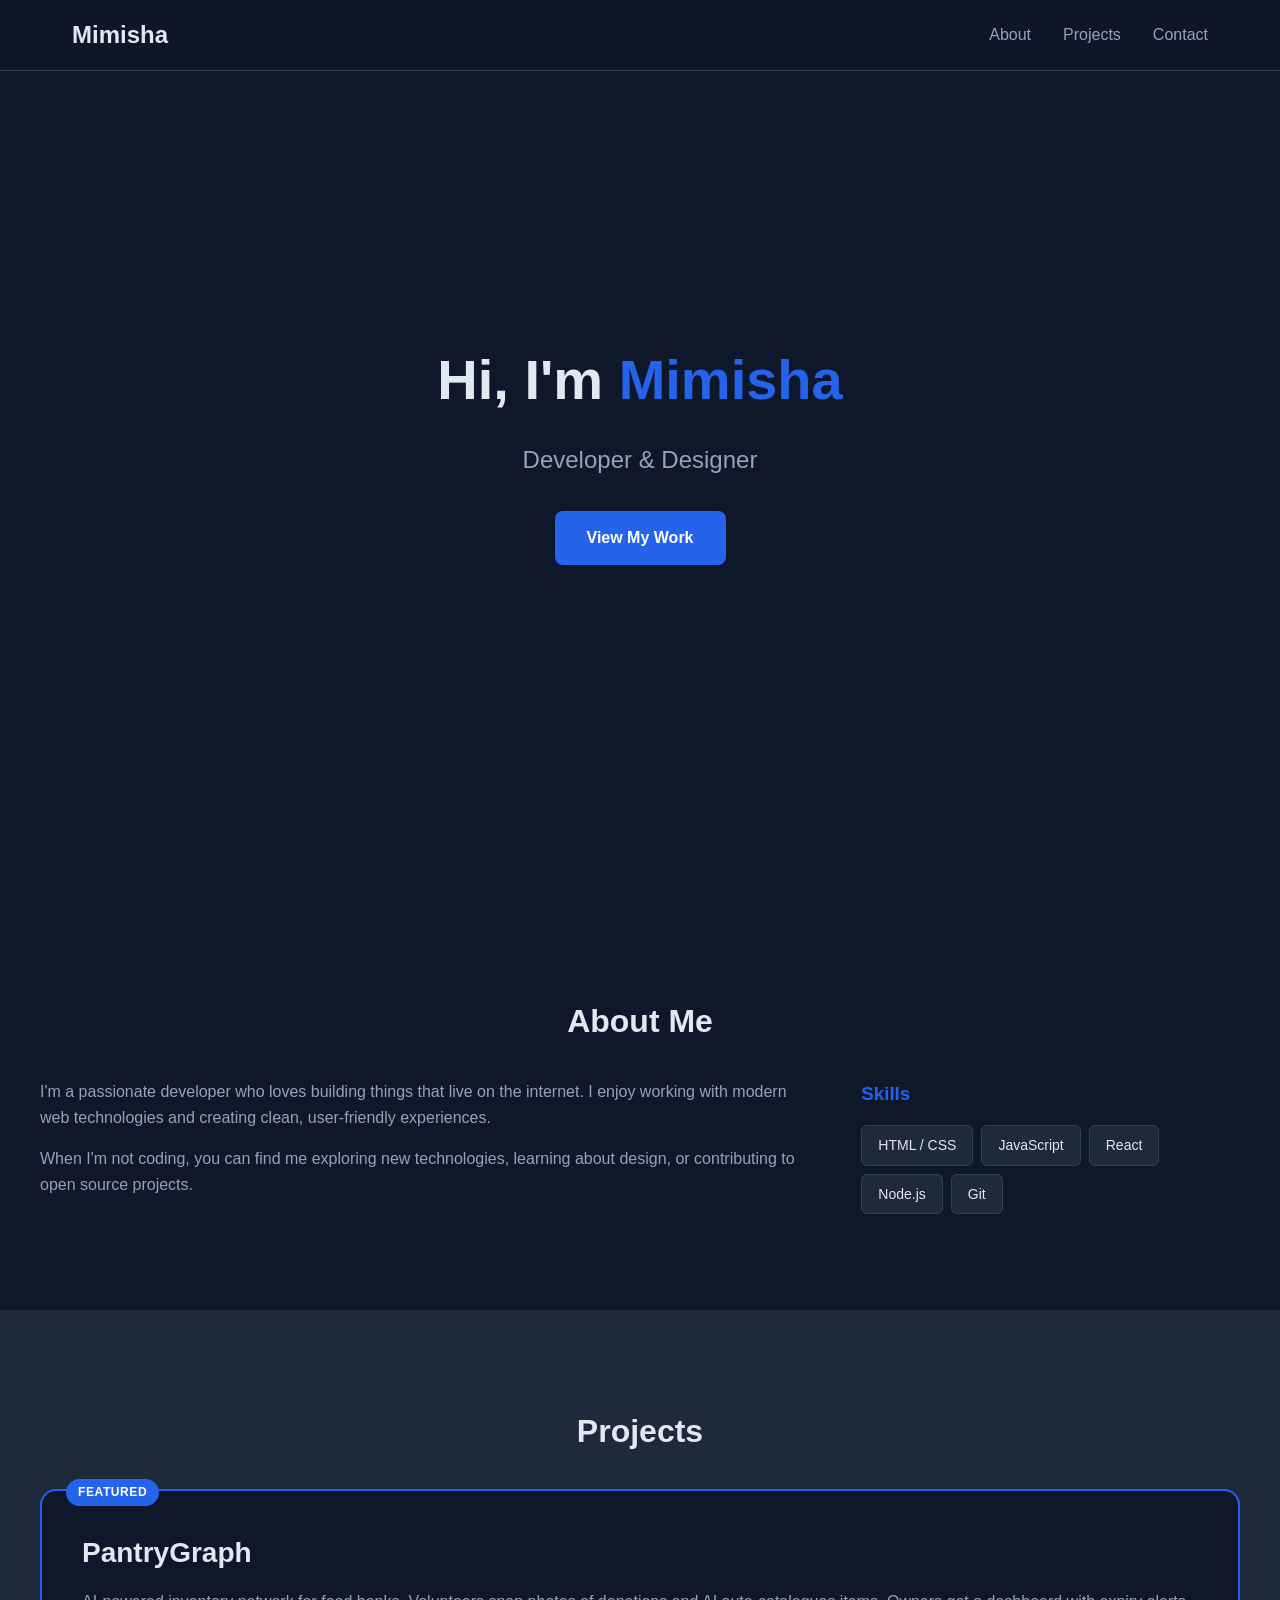
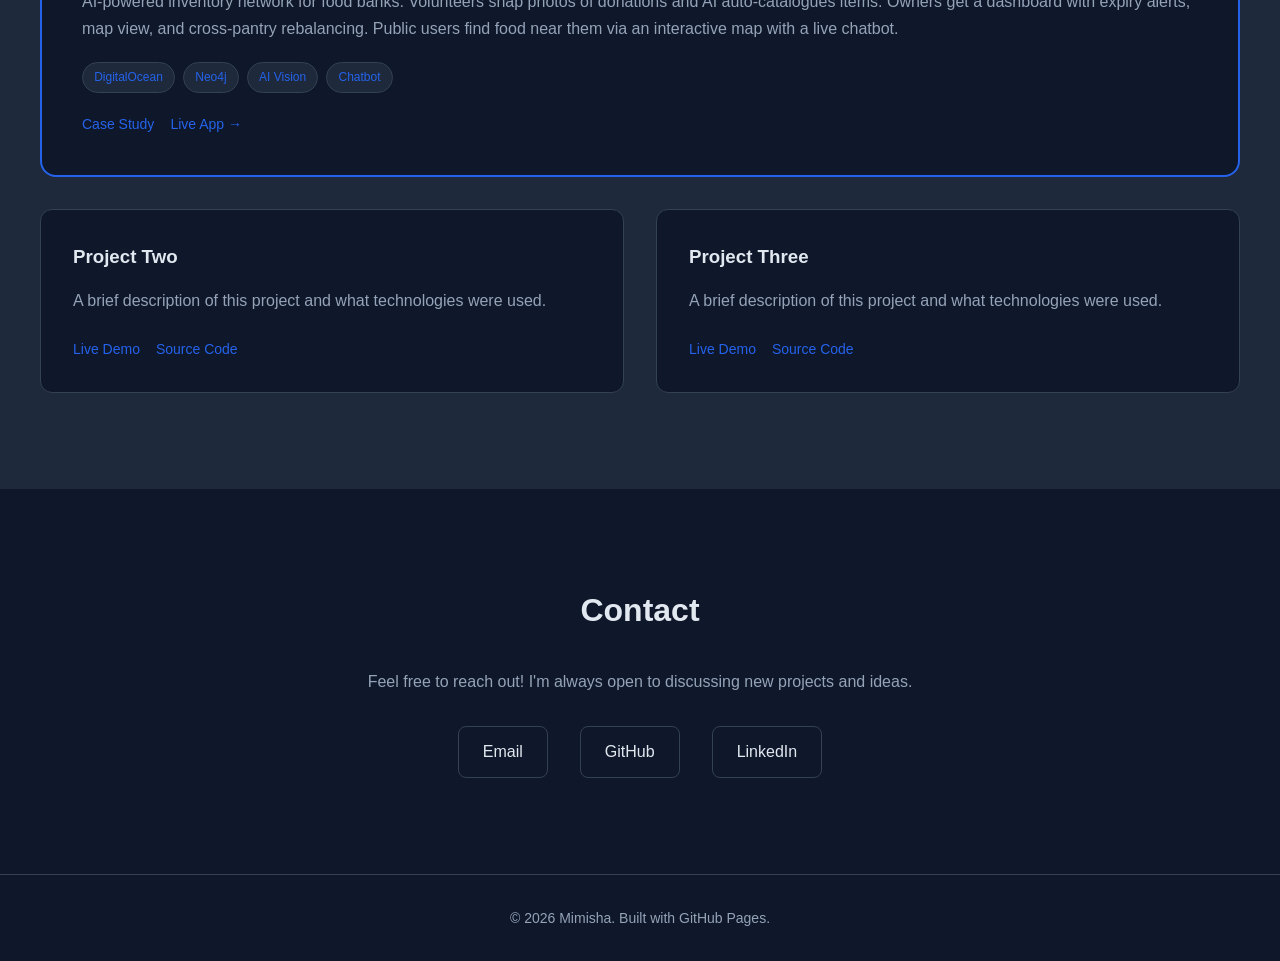
<file: index.html>
<!DOCTYPE html>
<html lang="en">
<head>
    <meta charset="UTF-8">
    <meta name="viewport" content="width=device-width, initial-scale=1.0">
    <title>Mimisha | Portfolio</title>
    <link rel="stylesheet" href="style.css">
</head>
<body>
    <nav>
        <div class="nav-container">
            <a href="#" class="logo">Mimisha</a>
            <ul class="nav-links">
                <li><a href="#about">About</a></li>
                <li><a href="#projects">Projects</a></li>
                <li><a href="#contact">Contact</a></li>
            </ul>
        </div>
    </nav>

    <header class="hero">
        <div class="hero-content">
            <h1>Hi, I'm <span class="highlight">Mimisha</span></h1>
            <p class="subtitle">Developer & Designer</p>
            <a href="#projects" class="cta-button">View My Work</a>
        </div>
    </header>

    <section id="about" class="section">
        <div class="container">
            <h2>About Me</h2>
            <div class="about-content">
                <div class="about-text">
                    <p>I'm a passionate developer who loves building things that live on the internet. I enjoy working with modern web technologies and creating clean, user-friendly experiences.</p>
                    <p>When I'm not coding, you can find me exploring new technologies, learning about design, or contributing to open source projects.</p>
                </div>
                <div class="skills">
                    <h3>Skills</h3>
                    <ul class="skill-list">
                        <li>HTML / CSS</li>
                        <li>JavaScript</li>
                        <li>React</li>
                        <li>Node.js</li>
                        <li>Git</li>
                    </ul>
                </div>
            </div>
        </div>
    </section>

    <section id="projects" class="section projects-section">
        <div class="container">
            <h2>Projects</h2>

            <div class="featured-project">
                <div class="featured-badge">Featured</div>
                <div class="featured-content">
                    <h3>PantryGraph</h3>
                    <p>AI-powered inventory network for food banks. Volunteers snap photos of donations and AI auto-catalogues items. Owners get a dashboard with expiry alerts, map view, and cross-pantry rebalancing. Public users find food near them via an interactive map with a live chatbot.</p>
                    <div class="tech-stack-small">
                        <span>DigitalOcean</span>
                        <span>Neo4j</span>
                        <span>AI Vision</span>
                        <span>Chatbot</span>
                    </div>
                    <div class="project-links">
                        <a href="pantrygraph.html" class="project-link">Case Study</a>
                        <a href="https://pantrygraph-2sc3v.ondigitalocean.app/" target="_blank" class="project-link">Live App →</a>
                    </div>
                </div>
            </div>

            <div class="projects-grid">
                <div class="project-card">
                    <h3>Project Two</h3>
                    <p>A brief description of this project and what technologies were used.</p>
                    <div class="project-links">
                        <a href="#" class="project-link">Live Demo</a>
                        <a href="#" class="project-link">Source Code</a>
                    </div>
                </div>
                <div class="project-card">
                    <h3>Project Three</h3>
                    <p>A brief description of this project and what technologies were used.</p>
                    <div class="project-links">
                        <a href="#" class="project-link">Live Demo</a>
                        <a href="#" class="project-link">Source Code</a>
                    </div>
                </div>
            </div>
        </div>
    </section>

    <section id="contact" class="section">
        <div class="container">
            <h2>Contact</h2>
            <p class="contact-text">Feel free to reach out! I'm always open to discussing new projects and ideas.</p>
            <div class="contact-links">
                <a href="mailto:your.email@example.com" class="contact-link">Email</a>
                <a href="https://github.com/mimisha" class="contact-link" target="_blank">GitHub</a>
                <a href="https://linkedin.com/in/" class="contact-link" target="_blank">LinkedIn</a>
            </div>
        </div>
    </section>

    <footer>
        <p>&copy; 2026 Mimisha. Built with GitHub Pages.</p>
    </footer>
</body>
</html>
</file>
<file: style.css>
* {
    margin: 0;
    padding: 0;
    box-sizing: border-box;
}

:root {
    --primary: #2563eb;
    --primary-dark: #1d4ed8;
    --bg: #0f172a;
    --bg-light: #1e293b;
    --text: #e2e8f0;
    --text-muted: #94a3b8;
    --border: #334155;
}

body {
    font-family: -apple-system, BlinkMacSystemFont, 'Segoe UI', Roboto, sans-serif;
    background-color: var(--bg);
    color: var(--text);
    line-height: 1.6;
}

nav {
    position: fixed;
    top: 0;
    width: 100%;
    background-color: rgba(15, 23, 42, 0.95);
    backdrop-filter: blur(10px);
    border-bottom: 1px solid var(--border);
    z-index: 1000;
}

.nav-container {
    max-width: 1200px;
    margin: 0 auto;
    padding: 1rem 2rem;
    display: flex;
    justify-content: space-between;
    align-items: center;
}

.logo {
    font-size: 1.5rem;
    font-weight: 700;
    color: var(--text);
    text-decoration: none;
}

.nav-links {
    display: flex;
    list-style: none;
    gap: 2rem;
}

.nav-links a {
    color: var(--text-muted);
    text-decoration: none;
    transition: color 0.3s;
}

.nav-links a:hover {
    color: var(--primary);
}

.hero {
    min-height: 100vh;
    display: flex;
    align-items: center;
    justify-content: center;
    text-align: center;
    padding: 2rem;
}

.hero h1 {
    font-size: 3.5rem;
    margin-bottom: 1rem;
}

.highlight {
    color: var(--primary);
}

.subtitle {
    font-size: 1.5rem;
    color: var(--text-muted);
    margin-bottom: 2rem;
}

.cta-button {
    display: inline-block;
    padding: 0.875rem 2rem;
    background-color: var(--primary);
    color: white;
    text-decoration: none;
    border-radius: 8px;
    font-weight: 600;
    transition: background-color 0.3s;
}

.cta-button:hover {
    background-color: var(--primary-dark);
}

.section {
    padding: 6rem 2rem;
}

.container {
    max-width: 1200px;
    margin: 0 auto;
}

h2 {
    font-size: 2rem;
    margin-bottom: 2rem;
    text-align: center;
}

.about-content {
    display: grid;
    grid-template-columns: 2fr 1fr;
    gap: 4rem;
    align-items: start;
}

.about-text p {
    margin-bottom: 1rem;
    color: var(--text-muted);
}

.skills h3 {
    margin-bottom: 1rem;
    color: var(--primary);
}

.skill-list {
    list-style: none;
    display: flex;
    flex-wrap: wrap;
    gap: 0.5rem;
}

.skill-list li {
    padding: 0.5rem 1rem;
    background-color: var(--bg-light);
    border: 1px solid var(--border);
    border-radius: 6px;
    font-size: 0.875rem;
}

.projects-section {
    background-color: var(--bg-light);
}

.featured-project {
    background-color: var(--bg);
    border: 2px solid var(--primary);
    border-radius: 16px;
    padding: 2.5rem;
    margin-bottom: 2rem;
    position: relative;
    transition: transform 0.3s;
}

.featured-project:hover {
    transform: translateY(-4px);
}

.featured-badge {
    position: absolute;
    top: -12px;
    left: 24px;
    background: var(--primary);
    color: white;
    padding: 0.25rem 0.75rem;
    border-radius: 20px;
    font-size: 0.75rem;
    font-weight: 600;
    text-transform: uppercase;
    letter-spacing: 0.05em;
}

.featured-content h3 {
    font-size: 1.75rem;
    margin-bottom: 0.75rem;
}

.featured-content p {
    color: var(--text-muted);
    margin-bottom: 1.25rem;
    line-height: 1.7;
}

.tech-stack-small {
    display: flex;
    gap: 0.5rem;
    flex-wrap: wrap;
    margin-bottom: 1.25rem;
}

.tech-stack-small span {
    padding: 0.3rem 0.7rem;
    background: var(--bg-light);
    border: 1px solid var(--border);
    border-radius: 20px;
    font-size: 0.75rem;
    color: var(--primary);
}

.projects-grid {
    display: grid;
    grid-template-columns: repeat(auto-fit, minmax(300px, 1fr));
    gap: 2rem;
}

.project-card {
    background-color: var(--bg);
    border: 1px solid var(--border);
    border-radius: 12px;
    padding: 2rem;
    transition: transform 0.3s, border-color 0.3s;
}

.project-card:hover {
    transform: translateY(-4px);
    border-color: var(--primary);
}

.project-card h3 {
    margin-bottom: 1rem;
}

.project-card p {
    color: var(--text-muted);
    margin-bottom: 1.5rem;
}

.project-links {
    display: flex;
    gap: 1rem;
}

.project-link {
    color: var(--primary);
    text-decoration: none;
    font-size: 0.875rem;
    font-weight: 500;
}

.project-link:hover {
    text-decoration: underline;
}

.contact-text {
    text-align: center;
    color: var(--text-muted);
    margin-bottom: 2rem;
}

.contact-links {
    display: flex;
    justify-content: center;
    gap: 2rem;
}

.contact-link {
    padding: 0.75rem 1.5rem;
    border: 1px solid var(--border);
    border-radius: 8px;
    color: var(--text);
    text-decoration: none;
    transition: border-color 0.3s, color 0.3s;
}

.contact-link:hover {
    border-color: var(--primary);
    color: var(--primary);
}

footer {
    text-align: center;
    padding: 2rem;
    border-top: 1px solid var(--border);
    color: var(--text-muted);
    font-size: 0.875rem;
}

@media (max-width: 768px) {
    .hero h1 {
        font-size: 2.5rem;
    }

    .about-content {
        grid-template-columns: 1fr;
        gap: 2rem;
    }

    .nav-links {
        gap: 1rem;
    }
}
</file>
